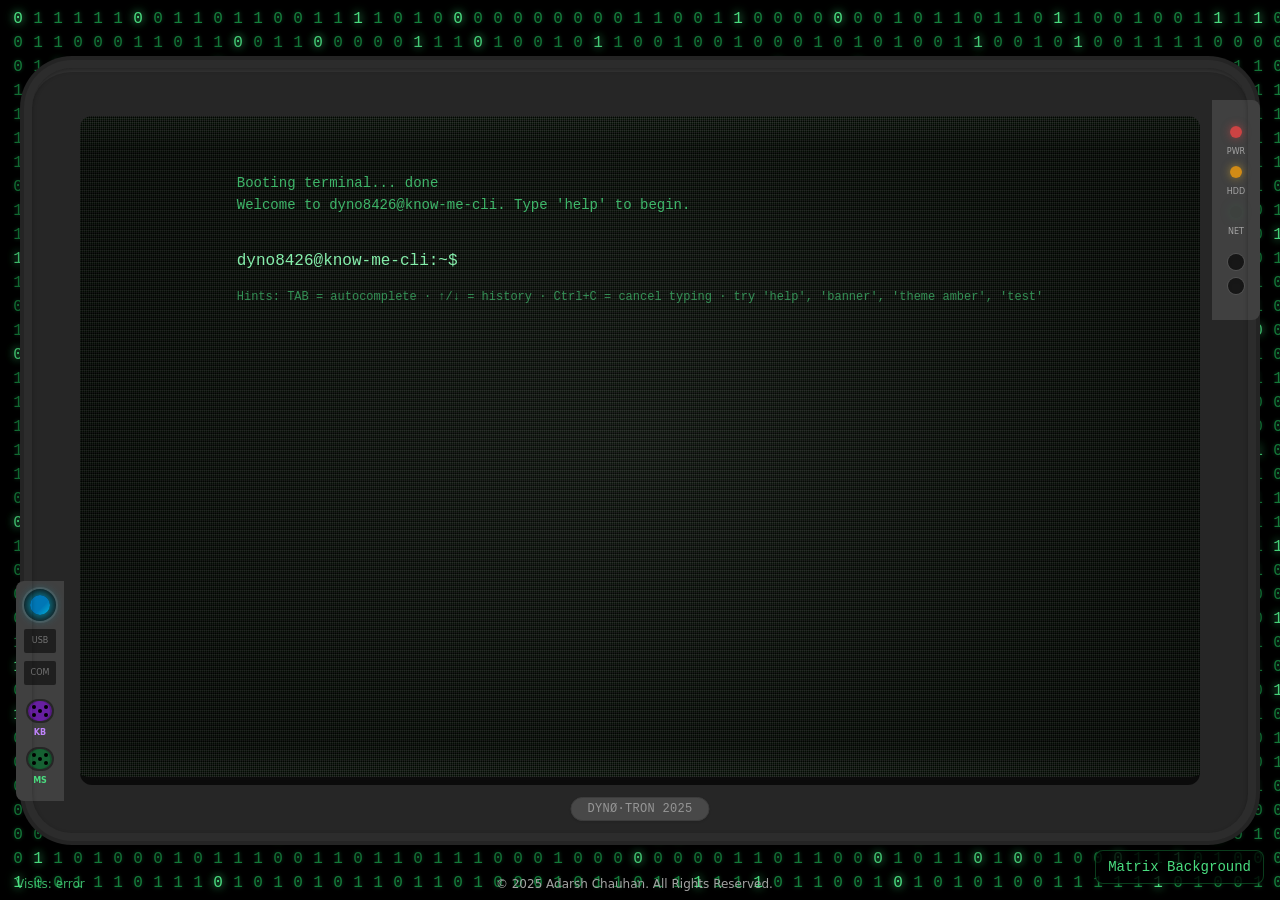
<file: docs/index.html>
<!doctype html>
<html lang="en">
  <head>
  <meta charset="UTF-8" />
  <meta name="viewport" content="width=device-width, initial-scale=1.0" />
  <title>Adarsh Chauhan's DYNØ·TRON 2025</title>
     <link rel="icon" type="image/svg+xml" href="./zero-one-icon.svg" />
    <script type="module" crossorigin src="./assets/index-C5a3tuXS.js"></script>
    <link rel="stylesheet" crossorigin href="./assets/index-DunEgooe.css">
  </head>
  <body>
    <div id="root"></div>
  </body>
</html>
</file>
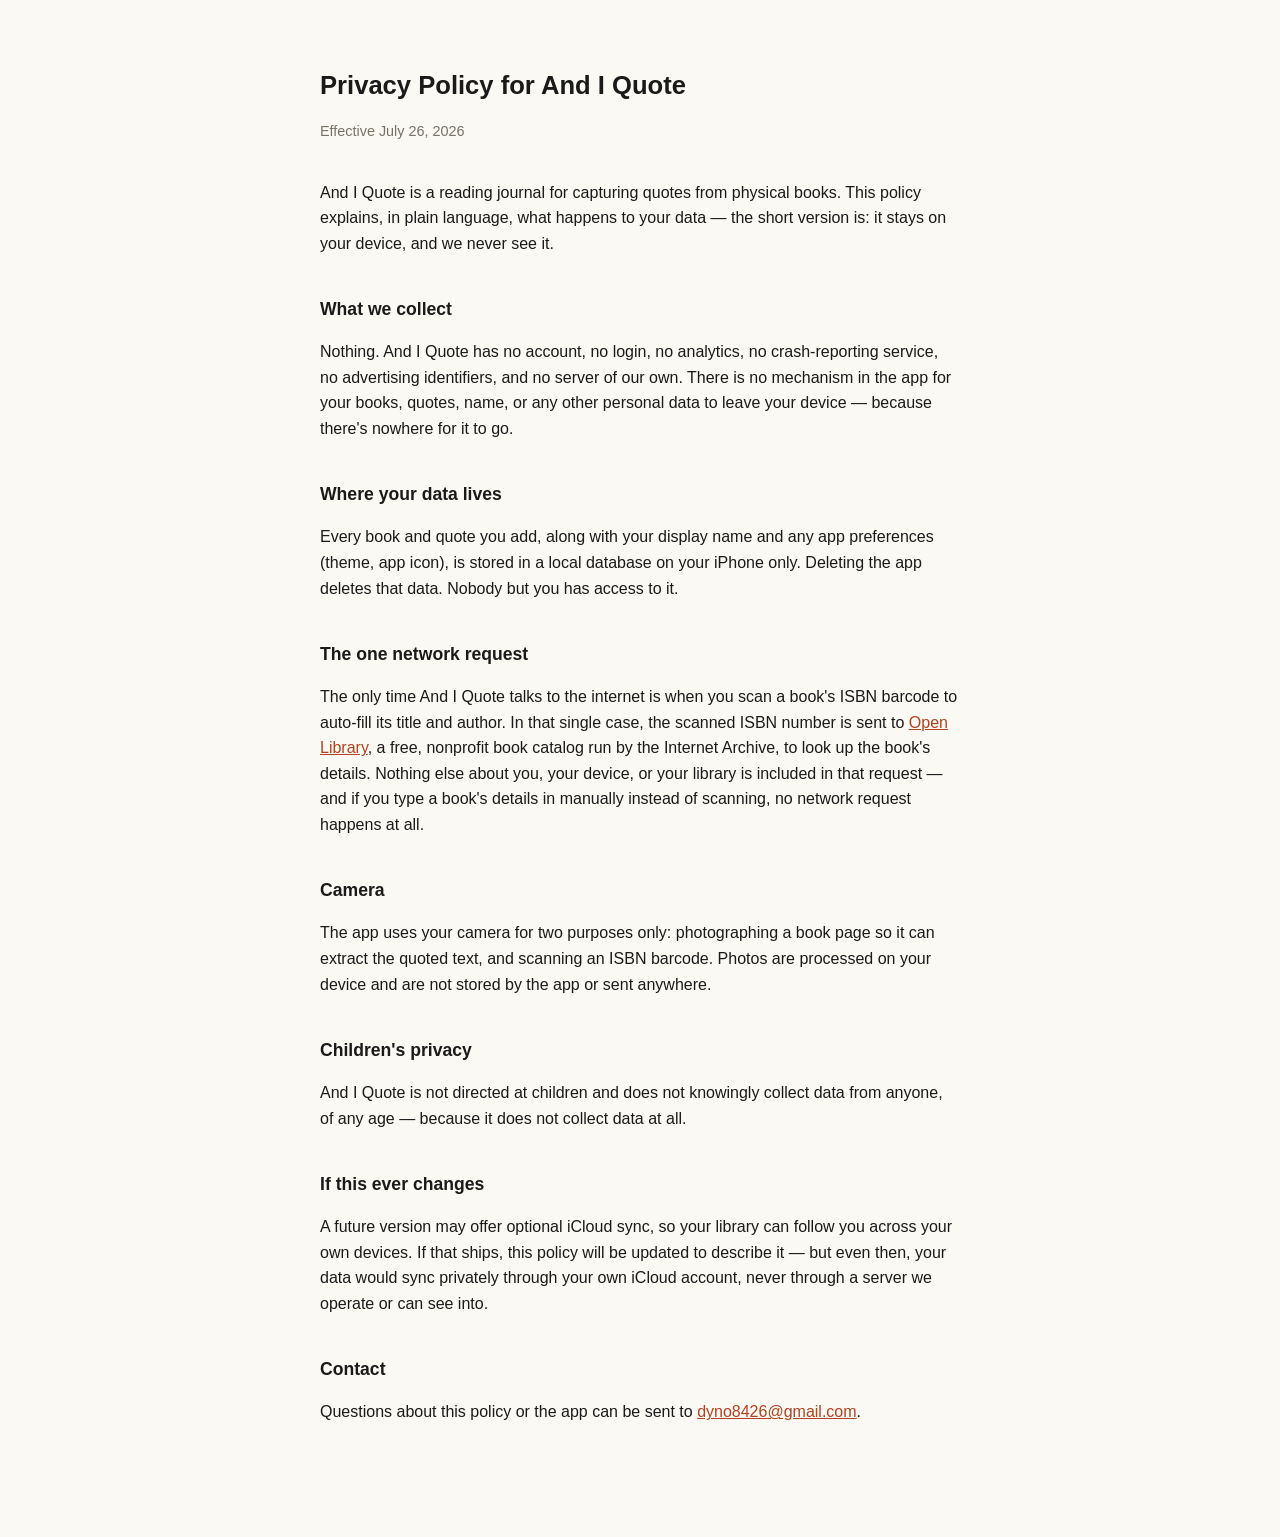
<file: docs/andiquote/privacy.html>
<!doctype html>
<html lang="en">
<head>
<meta charset="utf-8">
<meta name="viewport" content="width=device-width, initial-scale=1">
<title>Privacy Policy — And I Quote</title>
<style>
  :root { color-scheme: light dark; }
  body {
    font-family: -apple-system, BlinkMacSystemFont, "Segoe UI", Helvetica, Arial, sans-serif;
    max-width: 640px;
    margin: 0 auto;
    padding: 48px 24px 96px;
    line-height: 1.6;
    color: #1a1a1a;
    background: #fbf9f4;
  }
  @media (prefers-color-scheme: dark) {
    body { color: #ece7dd; background: #17160f; }
    a { color: #ff9d80; }
  }
  h1 { font-size: 1.6rem; margin-bottom: 0.25em; }
  .updated { color: #767267; font-size: 0.9rem; margin-bottom: 2.5em; }
  h2 { font-size: 1.1rem; margin-top: 2.2em; }
  a { color: #b3401f; }
  ul { padding-left: 1.3em; }
  li { margin: 0.4em 0; }
</style>
</head>
<body>

<h1>Privacy Policy for And I Quote</h1>
<p class="updated">Effective July 26, 2026</p>

<p>And I Quote is a reading journal for capturing quotes from physical books. This policy explains, in plain language, what happens to your data — the short version is: it stays on your device, and we never see it.</p>

<h2>What we collect</h2>
<p>Nothing. And I Quote has no account, no login, no analytics, no crash-reporting service, no advertising identifiers, and no server of our own. There is no mechanism in the app for your books, quotes, name, or any other personal data to leave your device — because there's nowhere for it to go.</p>

<h2>Where your data lives</h2>
<p>Every book and quote you add, along with your display name and any app preferences (theme, app icon), is stored in a local database on your iPhone only. Deleting the app deletes that data. Nobody but you has access to it.</p>

<h2>The one network request</h2>
<p>The only time And I Quote talks to the internet is when you scan a book's ISBN barcode to auto-fill its title and author. In that single case, the scanned ISBN number is sent to <a href="https://openlibrary.org">Open Library</a>, a free, nonprofit book catalog run by the Internet Archive, to look up the book's details. Nothing else about you, your device, or your library is included in that request — and if you type a book's details in manually instead of scanning, no network request happens at all.</p>

<h2>Camera</h2>
<p>The app uses your camera for two purposes only: photographing a book page so it can extract the quoted text, and scanning an ISBN barcode. Photos are processed on your device and are not stored by the app or sent anywhere.</p>

<h2>Children's privacy</h2>
<p>And I Quote is not directed at children and does not knowingly collect data from anyone, of any age — because it does not collect data at all.</p>

<h2>If this ever changes</h2>
<p>A future version may offer optional iCloud sync, so your library can follow you across your own devices. If that ships, this policy will be updated to describe it — but even then, your data would sync privately through your own iCloud account, never through a server we operate or can see into.</p>

<h2>Contact</h2>
<p>Questions about this policy or the app can be sent to <a href="mailto:dyno8426@gmail.com">dyno8426@gmail.com</a>.</p>

</body>
</html>
</file>
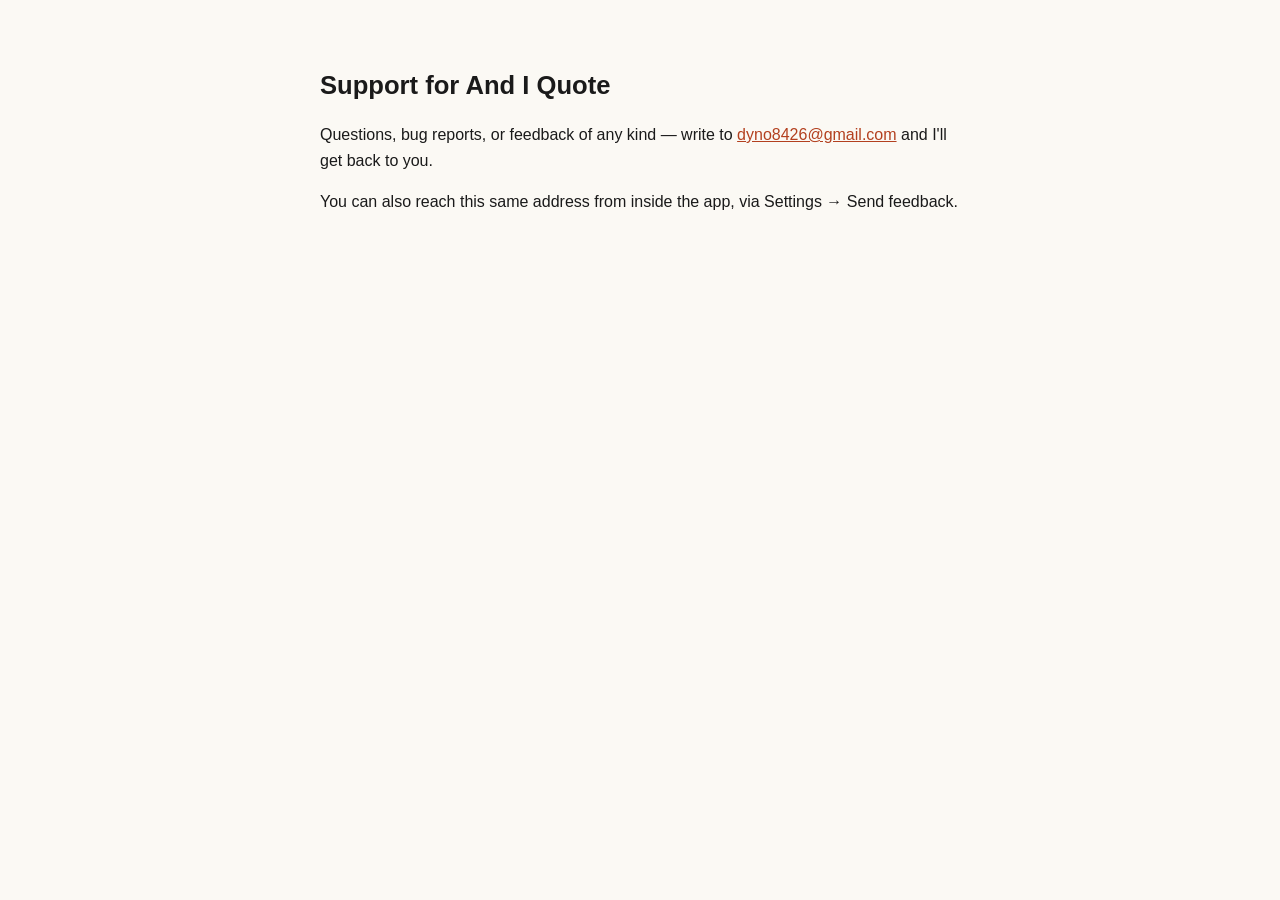
<file: docs/andiquote/support.html>
<!doctype html>
<html lang="en">
<head>
<meta charset="utf-8">
<meta name="viewport" content="width=device-width, initial-scale=1">
<title>Support — And I Quote</title>
<style>
  :root { color-scheme: light dark; }
  body {
    font-family: -apple-system, BlinkMacSystemFont, "Segoe UI", Helvetica, Arial, sans-serif;
    max-width: 640px;
    margin: 0 auto;
    padding: 48px 24px 96px;
    line-height: 1.6;
    color: #1a1a1a;
    background: #fbf9f4;
  }
  @media (prefers-color-scheme: dark) {
    body { color: #ece7dd; background: #17160f; }
    a { color: #ff9d80; }
  }
  h1 { font-size: 1.6rem; margin-bottom: 0.5em; }
  a { color: #b3401f; }
</style>
</head>
<body>

<h1>Support for And I Quote</h1>

<p>Questions, bug reports, or feedback of any kind — write to <a href="mailto:dyno8426@gmail.com">dyno8426@gmail.com</a> and I'll get back to you.</p>

<p>You can also reach this same address from inside the app, via Settings → Send feedback.</p>

</body>
</html>
</file>
<file: docs/assets/index-DunEgooe.css>
*,:before,:after{--tw-border-spacing-x: 0;--tw-border-spacing-y: 0;--tw-translate-x: 0;--tw-translate-y: 0;--tw-rotate: 0;--tw-skew-x: 0;--tw-skew-y: 0;--tw-scale-x: 1;--tw-scale-y: 1;--tw-pan-x: ;--tw-pan-y: ;--tw-pinch-zoom: ;--tw-scroll-snap-strictness: proximity;--tw-gradient-from-position: ;--tw-gradient-via-position: ;--tw-gradient-to-position: ;--tw-ordinal: ;--tw-slashed-zero: ;--tw-numeric-figure: ;--tw-numeric-spacing: ;--tw-numeric-fraction: ;--tw-ring-inset: ;--tw-ring-offset-width: 0px;--tw-ring-offset-color: #fff;--tw-ring-color: rgb(59 130 246 / .5);--tw-ring-offset-shadow: 0 0 #0000;--tw-ring-shadow: 0 0 #0000;--tw-shadow: 0 0 #0000;--tw-shadow-colored: 0 0 #0000;--tw-blur: ;--tw-brightness: ;--tw-contrast: ;--tw-grayscale: ;--tw-hue-rotate: ;--tw-invert: ;--tw-saturate: ;--tw-sepia: ;--tw-drop-shadow: ;--tw-backdrop-blur: ;--tw-backdrop-brightness: ;--tw-backdrop-contrast: ;--tw-backdrop-grayscale: ;--tw-backdrop-hue-rotate: ;--tw-backdrop-invert: ;--tw-backdrop-opacity: ;--tw-backdrop-saturate: ;--tw-backdrop-sepia: ;--tw-contain-size: ;--tw-contain-layout: ;--tw-contain-paint: ;--tw-contain-style: }::backdrop{--tw-border-spacing-x: 0;--tw-border-spacing-y: 0;--tw-translate-x: 0;--tw-translate-y: 0;--tw-rotate: 0;--tw-skew-x: 0;--tw-skew-y: 0;--tw-scale-x: 1;--tw-scale-y: 1;--tw-pan-x: ;--tw-pan-y: ;--tw-pinch-zoom: ;--tw-scroll-snap-strictness: proximity;--tw-gradient-from-position: ;--tw-gradient-via-position: ;--tw-gradient-to-position: ;--tw-ordinal: ;--tw-slashed-zero: ;--tw-numeric-figure: ;--tw-numeric-spacing: ;--tw-numeric-fraction: ;--tw-ring-inset: ;--tw-ring-offset-width: 0px;--tw-ring-offset-color: #fff;--tw-ring-color: rgb(59 130 246 / .5);--tw-ring-offset-shadow: 0 0 #0000;--tw-ring-shadow: 0 0 #0000;--tw-shadow: 0 0 #0000;--tw-shadow-colored: 0 0 #0000;--tw-blur: ;--tw-brightness: ;--tw-contrast: ;--tw-grayscale: ;--tw-hue-rotate: ;--tw-invert: ;--tw-saturate: ;--tw-sepia: ;--tw-drop-shadow: ;--tw-backdrop-blur: ;--tw-backdrop-brightness: ;--tw-backdrop-contrast: ;--tw-backdrop-grayscale: ;--tw-backdrop-hue-rotate: ;--tw-backdrop-invert: ;--tw-backdrop-opacity: ;--tw-backdrop-saturate: ;--tw-backdrop-sepia: ;--tw-contain-size: ;--tw-contain-layout: ;--tw-contain-paint: ;--tw-contain-style: }*,:before,:after{box-sizing:border-box;border-width:0;border-style:solid;border-color:#e5e7eb}:before,:after{--tw-content: ""}html,:host{line-height:1.5;-webkit-text-size-adjust:100%;-moz-tab-size:4;-o-tab-size:4;tab-size:4;font-family:ui-sans-serif,system-ui,sans-serif,"Apple Color Emoji","Segoe UI Emoji",Segoe UI Symbol,"Noto Color Emoji";font-feature-settings:normal;font-variation-settings:normal;-webkit-tap-highlight-color:transparent}body{margin:0;line-height:inherit}hr{height:0;color:inherit;border-top-width:1px}abbr:where([title]){-webkit-text-decoration:underline dotted;text-decoration:underline dotted}h1,h2,h3,h4,h5,h6{font-size:inherit;font-weight:inherit}a{color:inherit;text-decoration:inherit}b,strong{font-weight:bolder}code,kbd,samp,pre{font-family:ui-monospace,SFMono-Regular,Menlo,Monaco,Consolas,Liberation Mono,Courier New,monospace;font-feature-settings:normal;font-variation-settings:normal;font-size:1em}small{font-size:80%}sub,sup{font-size:75%;line-height:0;position:relative;vertical-align:baseline}sub{bottom:-.25em}sup{top:-.5em}table{text-indent:0;border-color:inherit;border-collapse:collapse}button,input,optgroup,select,textarea{font-family:inherit;font-feature-settings:inherit;font-variation-settings:inherit;font-size:100%;font-weight:inherit;line-height:inherit;letter-spacing:inherit;color:inherit;margin:0;padding:0}button,select{text-transform:none}button,input:where([type=button]),input:where([type=reset]),input:where([type=submit]){-webkit-appearance:button;background-color:transparent;background-image:none}:-moz-focusring{outline:auto}:-moz-ui-invalid{box-shadow:none}progress{vertical-align:baseline}::-webkit-inner-spin-button,::-webkit-outer-spin-button{height:auto}[type=search]{-webkit-appearance:textfield;outline-offset:-2px}::-webkit-search-decoration{-webkit-appearance:none}::-webkit-file-upload-button{-webkit-appearance:button;font:inherit}summary{display:list-item}blockquote,dl,dd,h1,h2,h3,h4,h5,h6,hr,figure,p,pre{margin:0}fieldset{margin:0;padding:0}legend{padding:0}ol,ul,menu{list-style:none;margin:0;padding:0}dialog{padding:0}textarea{resize:vertical}input::-moz-placeholder,textarea::-moz-placeholder{opacity:1;color:#9ca3af}input::placeholder,textarea::placeholder{opacity:1;color:#9ca3af}button,[role=button]{cursor:pointer}:disabled{cursor:default}img,svg,video,canvas,audio,iframe,embed,object{display:block;vertical-align:middle}img,video{max-width:100%;height:auto}[hidden]:where(:not([hidden=until-found])){display:none}.container{width:100%}@media (min-width: 640px){.container{max-width:640px}}@media (min-width: 768px){.container{max-width:768px}}@media (min-width: 1024px){.container{max-width:1024px}}@media (min-width: 1280px){.container{max-width:1280px}}@media (min-width: 1536px){.container{max-width:1536px}}.sr-only{position:absolute;width:1px;height:1px;padding:0;margin:-1px;overflow:hidden;clip:rect(0,0,0,0);white-space:nowrap;border-width:0}.pointer-events-none{pointer-events:none}.pointer-events-auto{pointer-events:auto}.static{position:static}.fixed{position:fixed}.absolute{position:absolute}.relative{position:relative}.inset-0{inset:0}.-left-4{left:-1rem}.-right-3{right:-.75rem}.bottom-1{bottom:.25rem}.bottom-2{bottom:.5rem}.bottom-3{bottom:.75rem}.bottom-4{bottom:1rem}.bottom-8{bottom:2rem}.left-0{left:0}.left-1{left:.25rem}.left-1\/2{left:50%}.right-1{right:.25rem}.right-4{right:1rem}.top-1{top:.25rem}.top-8{top:2rem}.z-10{z-index:10}.z-50{z-index:50}.mx-auto{margin-left:auto;margin-right:auto}.mb-6{margin-bottom:1.5rem}.mt-1{margin-top:.25rem}.mt-2{margin-top:.5rem}.mt-4{margin-top:1rem}.mt-auto{margin-top:auto}.block{display:block}.flex{display:flex}.\!grid{display:grid!important}.grid{display:grid}.hidden{display:none}.aspect-square{aspect-ratio:1 / 1}.h-1{height:.25rem}.h-10{height:2.5rem}.h-12{height:3rem}.h-3{height:.75rem}.h-4{height:1rem}.h-5{height:1.25rem}.h-6{height:1.5rem}.h-7{height:1.75rem}.h-8{height:2rem}.h-\[220px\]{height:220px}.h-\[85vh\]{height:85vh}.h-full{height:100%}.min-h-full{min-height:100%}.min-h-screen{min-height:100vh}.w-1{width:.25rem}.w-10{width:2.5rem}.w-12{width:3rem}.w-20{width:5rem}.w-3{width:.75rem}.w-4{width:1rem}.w-5{width:1.25rem}.w-7{width:1.75rem}.w-8{width:2rem}.w-\[95vw\]{width:95vw}.w-full{width:100%}.max-w-4xl{max-width:56rem}.max-w-\[1400px\]{max-width:1400px}.flex-1{flex:1 1 0%}.shrink-0{flex-shrink:0}.flex-grow,.grow{flex-grow:1}.-translate-x-1\/2{--tw-translate-x: -50%;transform:translate(var(--tw-translate-x),var(--tw-translate-y)) rotate(var(--tw-rotate)) skew(var(--tw-skew-x)) skewY(var(--tw-skew-y)) scaleX(var(--tw-scale-x)) scaleY(var(--tw-scale-y))}.transform{transform:translate(var(--tw-translate-x),var(--tw-translate-y)) rotate(var(--tw-rotate)) skew(var(--tw-skew-x)) skewY(var(--tw-skew-y)) scaleX(var(--tw-scale-x)) scaleY(var(--tw-scale-y))}@keyframes pulse{50%{opacity:.5}}.animate-pulse{animation:pulse 2s cubic-bezier(.4,0,.6,1) infinite}.cursor-pointer{cursor:pointer}.select-none{-webkit-user-select:none;-moz-user-select:none;user-select:none}.resize{resize:both}.flex-col{flex-direction:column}.place-items-center{place-items:center}.items-center{align-items:center}.items-baseline{align-items:baseline}.justify-center{justify-content:center}.justify-between{justify-content:space-between}.gap-1{gap:.25rem}.gap-2{gap:.5rem}.gap-4{gap:1rem}.space-y-1>:not([hidden])~:not([hidden]){--tw-space-y-reverse: 0;margin-top:calc(.25rem * calc(1 - var(--tw-space-y-reverse)));margin-bottom:calc(.25rem * var(--tw-space-y-reverse))}.overflow-auto{overflow:auto}.overflow-hidden{overflow:hidden}.whitespace-pre-wrap{white-space:pre-wrap}.break-all{word-break:break-all}.rounded-\[2\.5rem\]{border-radius:2.5rem}.rounded-full{border-radius:9999px}.rounded-lg{border-radius:.5rem}.rounded-sm{border-radius:.125rem}.rounded-xl{border-radius:.75rem}.rounded-l-lg{border-top-left-radius:.5rem;border-bottom-left-radius:.5rem}.rounded-r-lg{border-top-right-radius:.5rem;border-bottom-right-radius:.5rem}.border{border-width:1px}.border-2{border-width:2px}.border-b-8{border-bottom-width:8px}.border-amber-400\/30{border-color:#fbbf244d}.border-blue-500\/30{border-color:#3b82f64d}.border-green-500\/30{border-color:#22c55e4d}.border-neutral-400\/30{border-color:#a3a3a34d}.border-neutral-700{--tw-border-opacity: 1;border-color:rgb(64 64 64 / var(--tw-border-opacity, 1))}.border-neutral-800{--tw-border-opacity: 1;border-color:rgb(38 38 38 / var(--tw-border-opacity, 1))}.border-neutral-900\/50{border-color:#17171780}.border-red-500\/30{border-color:#ef44444d}.bg-amber-300{--tw-bg-opacity: 1;background-color:rgb(252 211 77 / var(--tw-bg-opacity, 1))}.bg-amber-500\/80{background-color:#f59e0bcc}.bg-black{--tw-bg-opacity: 1;background-color:rgb(0 0 0 / var(--tw-bg-opacity, 1))}.bg-black\/80{background-color:#000c}.bg-blue-400{--tw-bg-opacity: 1;background-color:rgb(96 165 250 / var(--tw-bg-opacity, 1))}.bg-green-400{--tw-bg-opacity: 1;background-color:rgb(74 222 128 / var(--tw-bg-opacity, 1))}.bg-green-500\/80{background-color:#22c55ecc}.bg-green-800\/80{background-color:#166534cc}.bg-green-900{--tw-bg-opacity: 1;background-color:rgb(20 83 45 / var(--tw-bg-opacity, 1))}.bg-green-900\/30{background-color:#14532d4d}.bg-neutral-200{--tw-bg-opacity: 1;background-color:rgb(229 229 229 / var(--tw-bg-opacity, 1))}.bg-neutral-600\/90{background-color:#525252e6}.bg-neutral-700{--tw-bg-opacity: 1;background-color:rgb(64 64 64 / var(--tw-bg-opacity, 1))}.bg-neutral-800{--tw-bg-opacity: 1;background-color:rgb(38 38 38 / var(--tw-bg-opacity, 1))}.bg-neutral-900{--tw-bg-opacity: 1;background-color:rgb(23 23 23 / var(--tw-bg-opacity, 1))}.bg-neutral-900\/80{background-color:#171717cc}.bg-purple-800\/80{background-color:#6b21a8cc}.bg-purple-900{--tw-bg-opacity: 1;background-color:rgb(88 28 135 / var(--tw-bg-opacity, 1))}.bg-red-400{--tw-bg-opacity: 1;background-color:rgb(248 113 113 / var(--tw-bg-opacity, 1))}.bg-red-500\/80{background-color:#ef4444cc}.bg-transparent{background-color:transparent}.bg-screen-glow{background-image:radial-gradient(ellipse at center,rgba(255,255,255,.15) 0%,transparent 70%)}.bg-screen-vignette{background-image:radial-gradient(circle at center,transparent 0%,rgba(0,0,0,.5) 100%)}.p-2{padding:.5rem}.p-4{padding:1rem}.p-6{padding:1.5rem}.px-3{padding-left:.75rem;padding-right:.75rem}.px-4{padding-left:1rem;padding-right:1rem}.py-1{padding-top:.25rem;padding-bottom:.25rem}.py-1\.5{padding-top:.375rem;padding-bottom:.375rem}.py-6{padding-top:1.5rem;padding-bottom:1.5rem}.text-center{text-align:center}.text-\[8px\]{font-size:8px}.text-sm{font-size:.875rem;line-height:1.25rem}.text-xs{font-size:.75rem;line-height:1rem}.font-bold{font-weight:700}.leading-relaxed{line-height:1.625}.tracking-wide{letter-spacing:.025em}.text-amber-200{--tw-text-opacity: 1;color:rgb(253 230 138 / var(--tw-text-opacity, 1))}.text-amber-300{--tw-text-opacity: 1;color:rgb(252 211 77 / var(--tw-text-opacity, 1))}.text-amber-700{--tw-text-opacity: 1;color:rgb(180 83 9 / var(--tw-text-opacity, 1))}.text-blue-300{--tw-text-opacity: 1;color:rgb(147 197 253 / var(--tw-text-opacity, 1))}.text-blue-400{--tw-text-opacity: 1;color:rgb(96 165 250 / var(--tw-text-opacity, 1))}.text-blue-700{--tw-text-opacity: 1;color:rgb(29 78 216 / var(--tw-text-opacity, 1))}.text-green-300{--tw-text-opacity: 1;color:rgb(134 239 172 / var(--tw-text-opacity, 1))}.text-green-400{--tw-text-opacity: 1;color:rgb(74 222 128 / var(--tw-text-opacity, 1))}.text-green-700{--tw-text-opacity: 1;color:rgb(21 128 61 / var(--tw-text-opacity, 1))}.text-neutral-100{--tw-text-opacity: 1;color:rgb(245 245 245 / var(--tw-text-opacity, 1))}.text-neutral-200{--tw-text-opacity: 1;color:rgb(229 229 229 / var(--tw-text-opacity, 1))}.text-neutral-400{--tw-text-opacity: 1;color:rgb(163 163 163 / var(--tw-text-opacity, 1))}.text-neutral-500{--tw-text-opacity: 1;color:rgb(115 115 115 / var(--tw-text-opacity, 1))}.text-neutral-700{--tw-text-opacity: 1;color:rgb(64 64 64 / var(--tw-text-opacity, 1))}.text-purple-400{--tw-text-opacity: 1;color:rgb(192 132 252 / var(--tw-text-opacity, 1))}.text-red-300{--tw-text-opacity: 1;color:rgb(252 165 165 / var(--tw-text-opacity, 1))}.text-red-400{--tw-text-opacity: 1;color:rgb(248 113 113 / var(--tw-text-opacity, 1))}.text-red-700{--tw-text-opacity: 1;color:rgb(185 28 28 / var(--tw-text-opacity, 1))}.text-white{--tw-text-opacity: 1;color:rgb(255 255 255 / var(--tw-text-opacity, 1))}.underline{text-decoration-line:underline}.opacity-100{opacity:1}.opacity-20{opacity:.2}.opacity-30{opacity:.3}.opacity-50{opacity:.5}.opacity-60{opacity:.6}.opacity-70{opacity:.7}.opacity-80{opacity:.8}.opacity-90{opacity:.9}.shadow{--tw-shadow: 0 1px 3px 0 rgb(0 0 0 / .1), 0 1px 2px -1px rgb(0 0 0 / .1);--tw-shadow-colored: 0 1px 3px 0 var(--tw-shadow-color), 0 1px 2px -1px var(--tw-shadow-color);box-shadow:var(--tw-ring-offset-shadow, 0 0 #0000),var(--tw-ring-shadow, 0 0 #0000),var(--tw-shadow)}.shadow-glow-amber{--tw-shadow: 0 0 8px rgba(251,191,36,.5);--tw-shadow-colored: 0 0 8px var(--tw-shadow-color);box-shadow:var(--tw-ring-offset-shadow, 0 0 #0000),var(--tw-ring-shadow, 0 0 #0000),var(--tw-shadow)}.shadow-glow-green{--tw-shadow: 0 0 8px rgba(34,197,94,.5);--tw-shadow-colored: 0 0 8px var(--tw-shadow-color);box-shadow:var(--tw-ring-offset-shadow, 0 0 #0000),var(--tw-ring-shadow, 0 0 #0000),var(--tw-shadow)}.shadow-glow-red{--tw-shadow: 0 0 8px rgba(239,68,68,.5);--tw-shadow-colored: 0 0 8px var(--tw-shadow-color);box-shadow:var(--tw-ring-offset-shadow, 0 0 #0000),var(--tw-ring-shadow, 0 0 #0000),var(--tw-shadow)}.shadow-inner{--tw-shadow: inset 0 2px 4px 0 rgb(0 0 0 / .05);--tw-shadow-colored: inset 0 2px 4px 0 var(--tw-shadow-color);box-shadow:var(--tw-ring-offset-shadow, 0 0 #0000),var(--tw-ring-shadow, 0 0 #0000),var(--tw-shadow)}.shadow-inner-screen{--tw-shadow: inset 0 0 30px rgba(0,0,0,.7);--tw-shadow-colored: inset 0 0 30px var(--tw-shadow-color);box-shadow:var(--tw-ring-offset-shadow, 0 0 #0000),var(--tw-ring-shadow, 0 0 #0000),var(--tw-shadow)}.shadow-inner-strong{--tw-shadow: inset 0 2px 4px rgba(0,0,0,.3);--tw-shadow-colored: inset 0 2px 4px var(--tw-shadow-color);box-shadow:var(--tw-ring-offset-shadow, 0 0 #0000),var(--tw-ring-shadow, 0 0 #0000),var(--tw-shadow)}.shadow-monitor{--tw-shadow: 0 0 0 8px #2c2c2c,0 0 0 12px #242424,0 0 32px 12px rgba(0,0,0,.4);--tw-shadow-colored: 0 0 0 8px var(--tw-shadow-color), 0 0 0 12px var(--tw-shadow-color), 0 0 32px 12px var(--tw-shadow-color);box-shadow:var(--tw-ring-offset-shadow, 0 0 #0000),var(--tw-ring-shadow, 0 0 #0000),var(--tw-shadow)}.outline-none{outline:2px solid transparent;outline-offset:2px}.ring-1{--tw-ring-offset-shadow: var(--tw-ring-inset) 0 0 0 var(--tw-ring-offset-width) var(--tw-ring-offset-color);--tw-ring-shadow: var(--tw-ring-inset) 0 0 0 calc(1px + var(--tw-ring-offset-width)) var(--tw-ring-color);box-shadow:var(--tw-ring-offset-shadow),var(--tw-ring-shadow),var(--tw-shadow, 0 0 #0000)}.ring-2{--tw-ring-offset-shadow: var(--tw-ring-inset) 0 0 0 var(--tw-ring-offset-width) var(--tw-ring-offset-color);--tw-ring-shadow: var(--tw-ring-inset) 0 0 0 calc(2px + var(--tw-ring-offset-width)) var(--tw-ring-color);box-shadow:var(--tw-ring-offset-shadow),var(--tw-ring-shadow),var(--tw-shadow, 0 0 #0000)}.ring-neutral-600{--tw-ring-opacity: 1;--tw-ring-color: rgb(82 82 82 / var(--tw-ring-opacity, 1))}.filter{filter:var(--tw-blur) var(--tw-brightness) var(--tw-contrast) var(--tw-grayscale) var(--tw-hue-rotate) var(--tw-invert) var(--tw-saturate) var(--tw-sepia) var(--tw-drop-shadow)}.transition-all{transition-property:all;transition-timing-function:cubic-bezier(.4,0,.2,1);transition-duration:.15s}.transition-colors{transition-property:color,background-color,border-color,text-decoration-color,fill,stroke;transition-timing-function:cubic-bezier(.4,0,.2,1);transition-duration:.15s}.transition-opacity{transition-property:opacity;transition-timing-function:cubic-bezier(.4,0,.2,1);transition-duration:.15s}.duration-200{transition-duration:.2s}.duration-75{transition-duration:75ms}.crt-monitor{position:relative;overflow:hidden}.crt-monitor:before{content:"";position:absolute;inset:0;pointer-events:none;z-index:1;background-size:100% 4px;background-image:linear-gradient(0deg,transparent 0%,rgba(32,128,32,.2) 2%,rgba(32,128,32,.8) 3%,rgba(32,128,32,.2) 3%,transparent 100%);animation:scanning 7.5s linear infinite}.crt-monitor:after{content:"";position:absolute;inset:0;pointer-events:none;z-index:2;background:linear-gradient(#12101000 50%,#00000040 50%);background-size:100% 4px}.crt-pixels{background-image:linear-gradient(to right,rgba(255,255,255,.1) 1px,transparent 1px),linear-gradient(to bottom,rgba(255,255,255,.1) 1px,transparent 1px);background-size:2px 2px}@keyframes scanning{0%{transform:translateY(-100%)}to{transform:translateY(100%)}}.font-mono{font-family:ui-monospace,SFMono-Regular,Menlo,Monaco,Consolas,Liberation Mono,Courier New,monospace}.input-mono-caret{font-family:ui-monospace,SFMono-Regular,Menlo,Monaco,Consolas,Liberation Mono,Courier New,monospace;line-height:1.25;caret-color:currentColor}@keyframes blink-caret{0%,50%{opacity:1}50.1%,to{opacity:0}}.input-mono-caret.fallback-caret{position:relative}.input-mono-caret.fallback-caret:after{content:"";position:absolute;right:0;top:0;bottom:0;width:8px;background:currentColor;margin:auto 0;animation:blink-caret .8s steps(2,end) infinite;display:none;border-radius:2px}.input-mono-caret.fallback-caret:focus:after{display:block}.selection\:bg-white\/10 *::-moz-selection{background-color:#ffffff1a}.selection\:bg-white\/10 *::selection{background-color:#ffffff1a}.selection\:text-white *::-moz-selection{--tw-text-opacity: 1;color:rgb(255 255 255 / var(--tw-text-opacity, 1))}.selection\:text-white *::selection{--tw-text-opacity: 1;color:rgb(255 255 255 / var(--tw-text-opacity, 1))}.selection\:bg-white\/10::-moz-selection{background-color:#ffffff1a}.selection\:bg-white\/10::selection{background-color:#ffffff1a}.selection\:text-white::-moz-selection{--tw-text-opacity: 1;color:rgb(255 255 255 / var(--tw-text-opacity, 1))}.selection\:text-white::selection{--tw-text-opacity: 1;color:rgb(255 255 255 / var(--tw-text-opacity, 1))}.before\:absolute:before{content:var(--tw-content);position:absolute}.before\:inset-0:before{content:var(--tw-content);inset:0}.before\:rounded-\[2\.5rem\]:before{content:var(--tw-content);border-radius:2.5rem}.before\:border-t-4:before{content:var(--tw-content);border-top-width:4px}.before\:border-neutral-600\/30:before{content:var(--tw-content);border-color:#5252524d}.before\:content-\[\'\'\]:before{--tw-content: "";content:var(--tw-content)}.after\:absolute:after{content:var(--tw-content);position:absolute}.after\:inset-0:after{content:var(--tw-content);inset:0}.after\:rounded-\[2\.5rem\]:after{content:var(--tw-content);border-radius:2.5rem}.after\:shadow-inner-strong:after{content:var(--tw-content);--tw-shadow: inset 0 2px 4px rgba(0,0,0,.3);--tw-shadow-colored: inset 0 2px 4px var(--tw-shadow-color);box-shadow:var(--tw-ring-offset-shadow, 0 0 #0000),var(--tw-ring-shadow, 0 0 #0000),var(--tw-shadow)}.after\:content-\[\'\'\]:after{--tw-content: "";content:var(--tw-content)}.hover\:border-amber-400\/50:hover{border-color:#fbbf2480}.hover\:border-blue-500\/50:hover{border-color:#3b82f680}.hover\:border-green-500\/50:hover{border-color:#22c55e80}.hover\:border-neutral-400\/50:hover{border-color:#a3a3a380}.hover\:border-red-500\/50:hover{border-color:#ef444480}.group:hover .group-hover\:opacity-100{opacity:1}@media (min-width: 640px){.sm\:py-10{padding-top:2.5rem;padding-bottom:2.5rem}}@media (min-width: 768px){.md\:p-8{padding:2rem}}@media (min-width: 1024px){.lg\:p-12{padding:3rem}}@keyframes matrix-rain{0%{transform:translateY(-100%);opacity:0}20%{opacity:.8}90%{opacity:.8}to{transform:translateY(100%);opacity:0}}.matrix-bg{position:fixed;inset:0;overflow:hidden;background:#000;z-index:0}.matrix-column{position:absolute;width:20px;top:0;left:var(--x);transform:translateY(var(--start-y));animation:matrix-rain var(--speed) infinite linear;animation-delay:var(--delay);-webkit-user-select:none;-moz-user-select:none;user-select:none}.matrix-character{display:block;text-align:center;font-family:monospace;font-size:14px;line-height:1}
</file>
